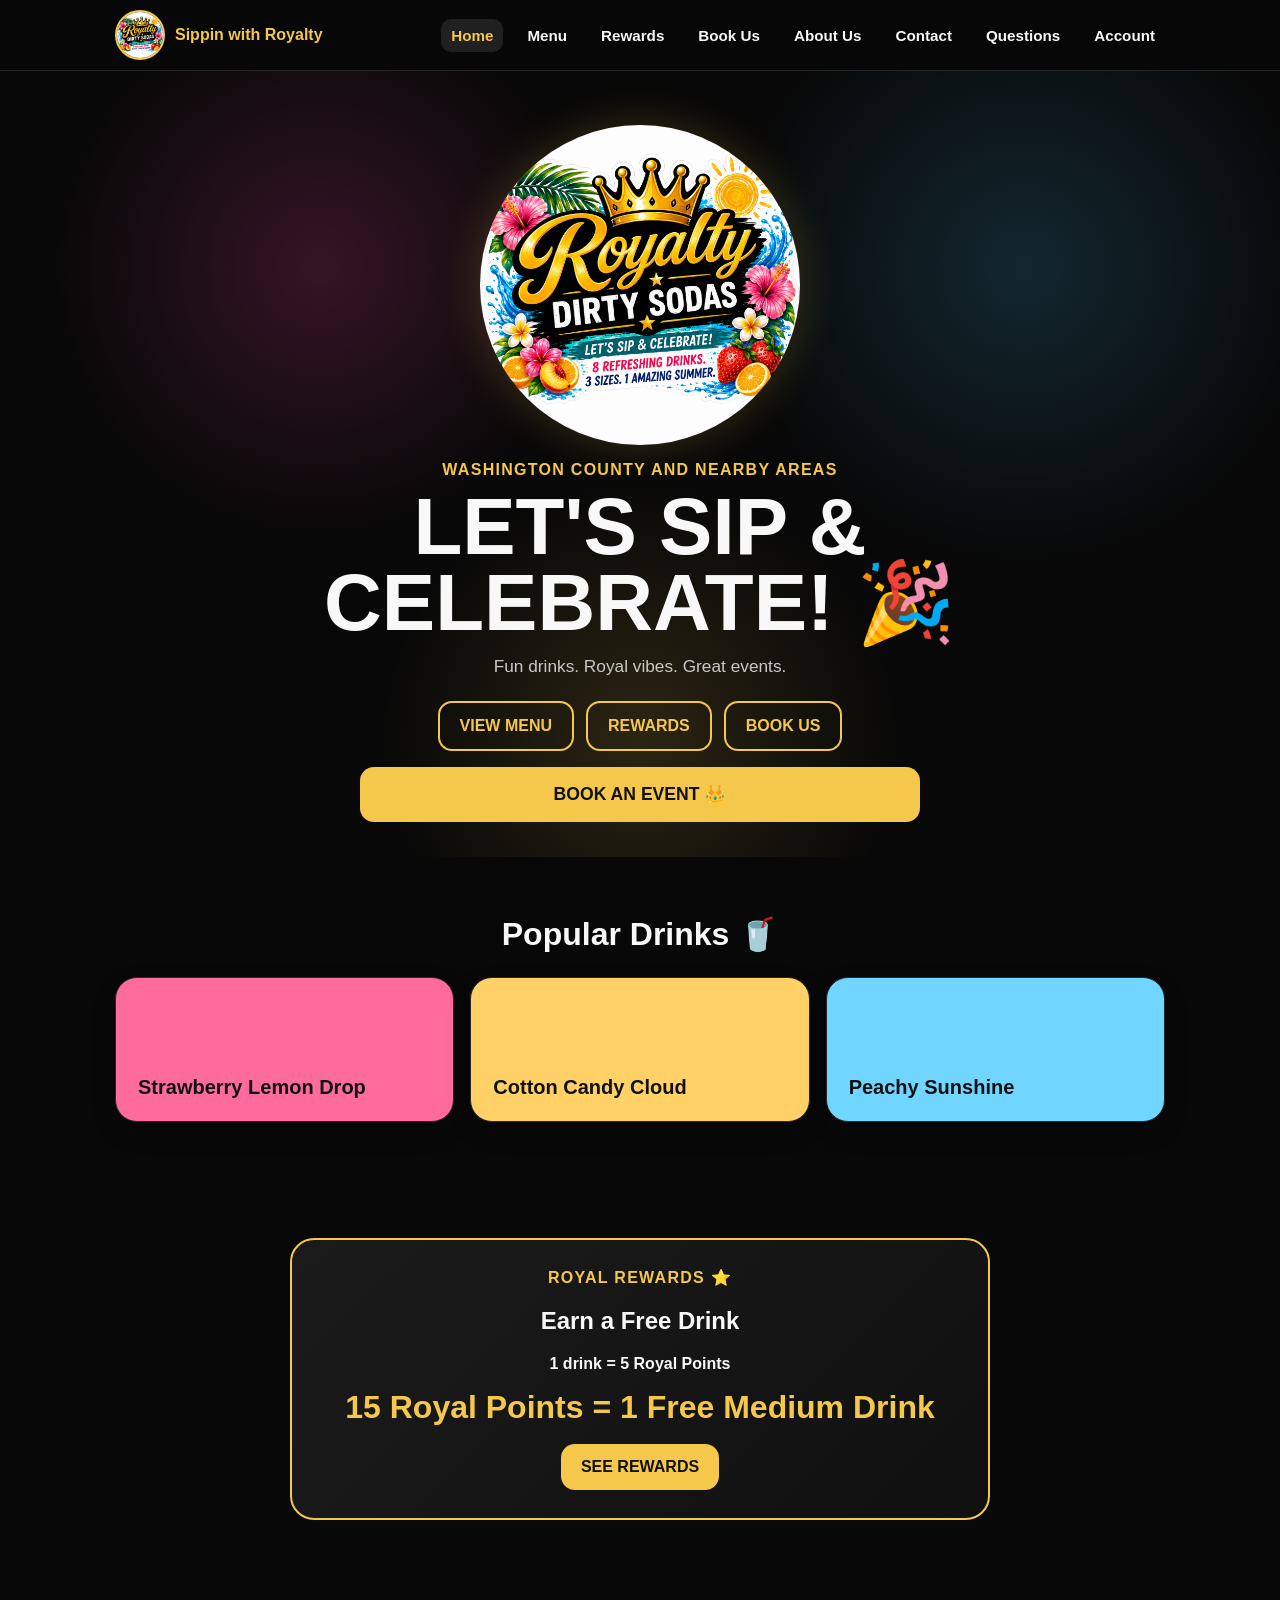
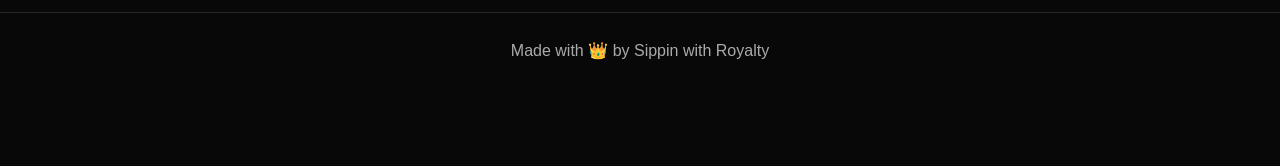
<file: sippin-with-royalty/index.html>
<!doctype html><html lang="en"><head><meta charset="utf-8"><meta name="viewport" content="width=device-width,initial-scale=1"><title>Sippin with Royalty</title><link rel="stylesheet" href="styles.css"></head><body>
<header class="topbar"><div class="wrap"><a class="brand" href="index.html"><img src="assets/logo.png" alt="Sippin with Royalty logo"><span>Sippin with Royalty</span></a><nav class="desktop-nav"><a class="active" href="index.html">Home</a><a href="menu.html">Menu</a><a href="rewards.html">Rewards</a><a href="book.html">Book Us</a><a href="about.html">About Us</a><a href="contact.html">Contact</a><a href="faq.html">Questions</a><a href="account.html">Account</a></nav></div></header>
<main>
<section class="hero"><div class="wrap"><img class="hero-logo" src="assets/logo.png" alt="Sippin with Royalty crown and drink logo"><div class="kicker">Washington County and nearby areas</div><h1>LET'S SIP &amp;<br>CELEBRATE! 🎉</h1><p>Fun drinks. Royal vibes. Great events.</p><div class="btns"><a class="btn btn-outline" href="menu.html">VIEW MENU</a><a class="btn btn-outline" href="rewards.html">REWARDS</a><a class="btn btn-outline" href="book.html">BOOK US</a></div><div style="margin-top:16px"><a class="btn btn-gold btn-wide" href="book.html">BOOK AN EVENT 👑</a></div></div></section>
<section class="section"><div class="wrap"><h2 class="section-title">Popular Drinks 🥤</h2><div class="grid-3"><div class="drink-card card">Strawberry Lemon Drop</div><div class="drink-card card">Cotton Candy Cloud</div><div class="drink-card card">Peachy Sunshine</div></div></div></section>
<section class="section"><div class="wrap"><div class="reward-box"><div class="kicker">Royal Rewards ⭐</div><h2>Earn a Free Drink</h2><p><strong>1 drink = 5 Royal Points</strong></p><div class="reward-number">15 Royal Points = 1 Free Medium Drink</div><div style="margin-top:18px"><a class="btn btn-gold" href="rewards.html">SEE REWARDS</a></div></div></div></section>
</main>
<footer class="footer"><div class="wrap">Made with 👑 by Sippin with Royalty</div></footer>
<nav class="bottom-nav"><a href="index.html"><span>🏠</span>Home</a><a href="menu.html"><span>🥤</span>Menu</a><a href="rewards.html"><span>⭐</span>Rewards</a><a href="book.html"><span>📅</span>Book Us</a><a href="account.html"><span>👤</span>Account</a></nav>
<script src="script.js"></script></body></html>
</file>
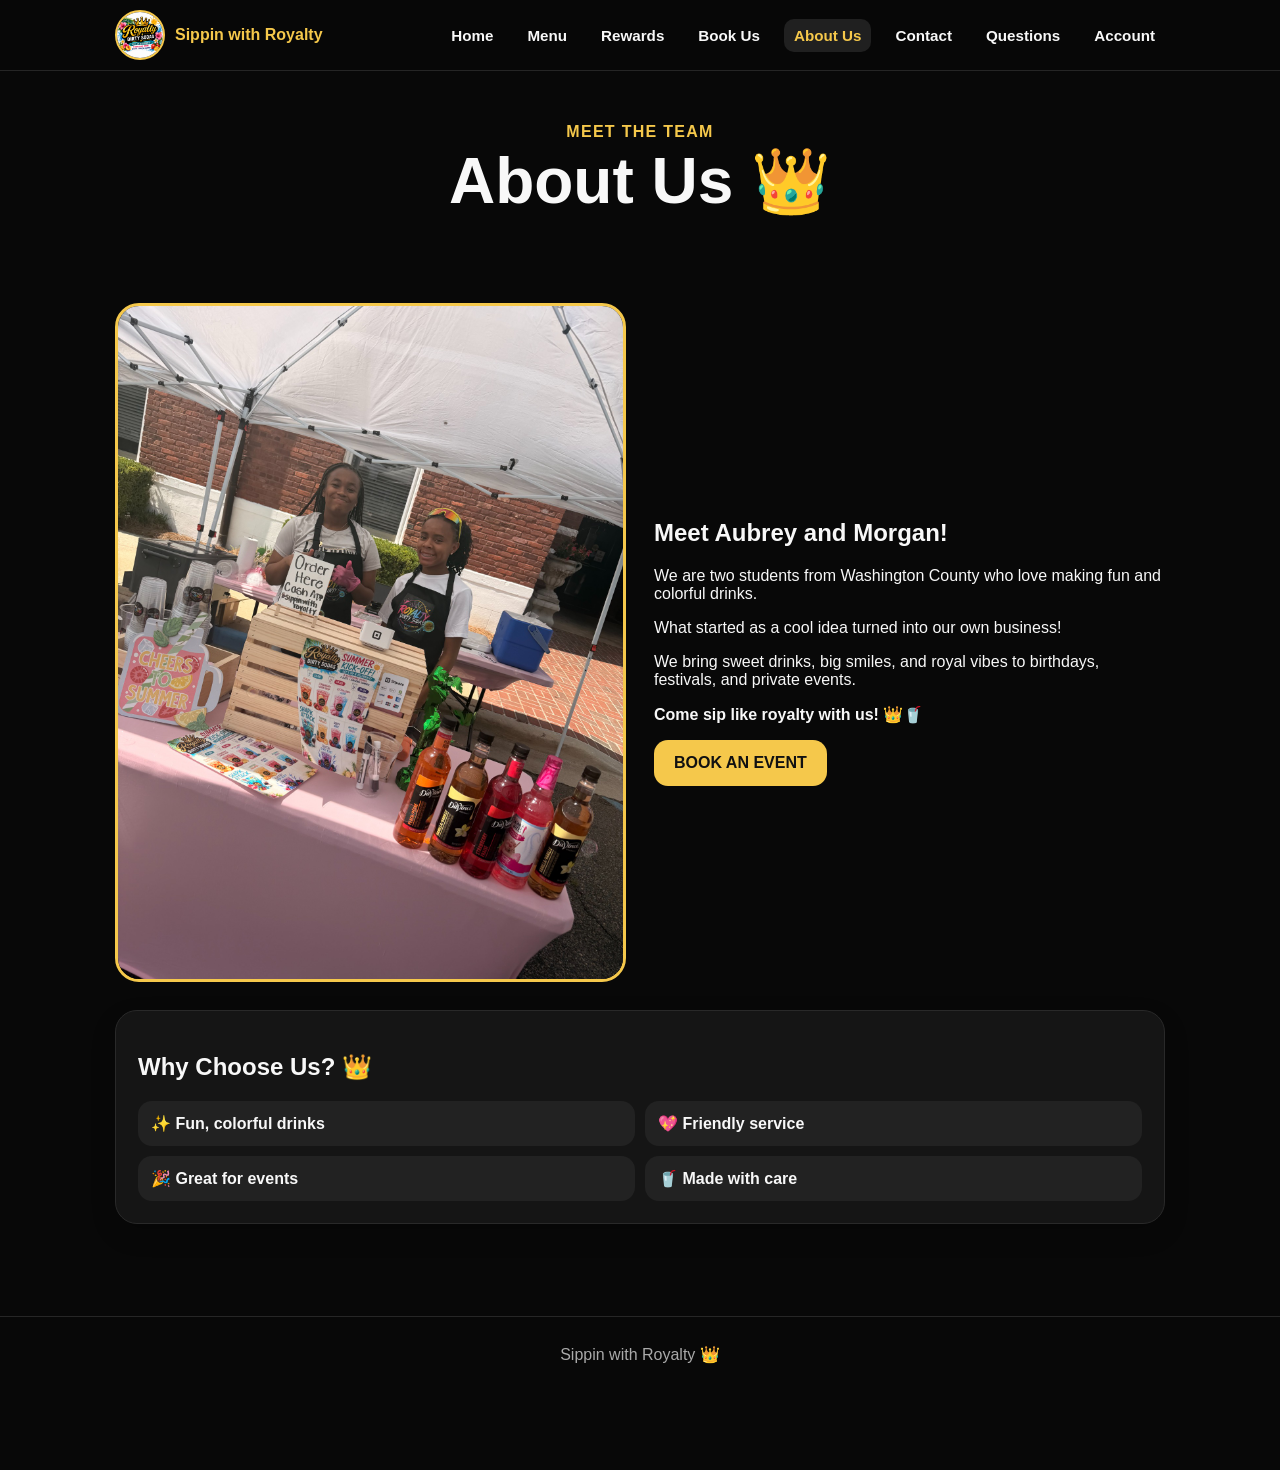
<file: sippin-with-royalty/about.html>
<!doctype html><html lang="en"><head><meta charset="utf-8"><meta name="viewport" content="width=device-width,initial-scale=1"><title>About Us | Sippin with Royalty</title><link rel="stylesheet" href="styles.css"></head><body>
<header class="topbar"><div class="wrap"><a class="brand" href="index.html"><img src="assets/logo.png" alt="Sippin with Royalty logo"><span>Sippin with Royalty</span></a><nav class="desktop-nav"><a href="index.html">Home</a><a href="menu.html">Menu</a><a href="rewards.html">Rewards</a><a href="book.html">Book Us</a><a class="active" href="about.html">About Us</a><a href="contact.html">Contact</a><a href="faq.html">Questions</a><a href="account.html">Account</a></nav></div></header>
<main><section class="page-head"><div class="wrap"><div class="kicker">Meet the Team</div><h1>About Us 👑</h1></div></section><section class="section"><div class="wrap"><div class="about-layout"><img class="about-photo" src="assets/about.jpeg" alt="Aubrey and Morgan at the Sippin with Royalty drink stand"><div><h2>Meet Aubrey and Morgan!</h2><p>We are two students from Washington County who love making fun and colorful drinks.</p><p>What started as a cool idea turned into our own business!</p><p>We bring sweet drinks, big smiles, and royal vibes to birthdays, festivals, and private events.</p><p><strong>Come sip like royalty with us! 👑🥤</strong></p><a class="btn btn-gold" href="book.html">BOOK AN EVENT</a></div></div><div class="card" style="margin-top:28px"><h2>Why Choose Us? 👑</h2><div class="why-list"><div class="pill">✨ Fun, colorful drinks</div><div class="pill">💖 Friendly service</div><div class="pill">🎉 Great for events</div><div class="pill">🥤 Made with care</div></div></div></div></section></main>
<footer class="footer"><div class="wrap">Sippin with Royalty 👑</div></footer><nav class="bottom-nav"><a href="index.html"><span>🏠</span>Home</a><a href="menu.html"><span>🥤</span>Menu</a><a href="rewards.html"><span>⭐</span>Rewards</a><a href="book.html"><span>📅</span>Book Us</a><a href="account.html"><span>👤</span>Account</a></nav><script src="script.js"></script></body></html>
</file>
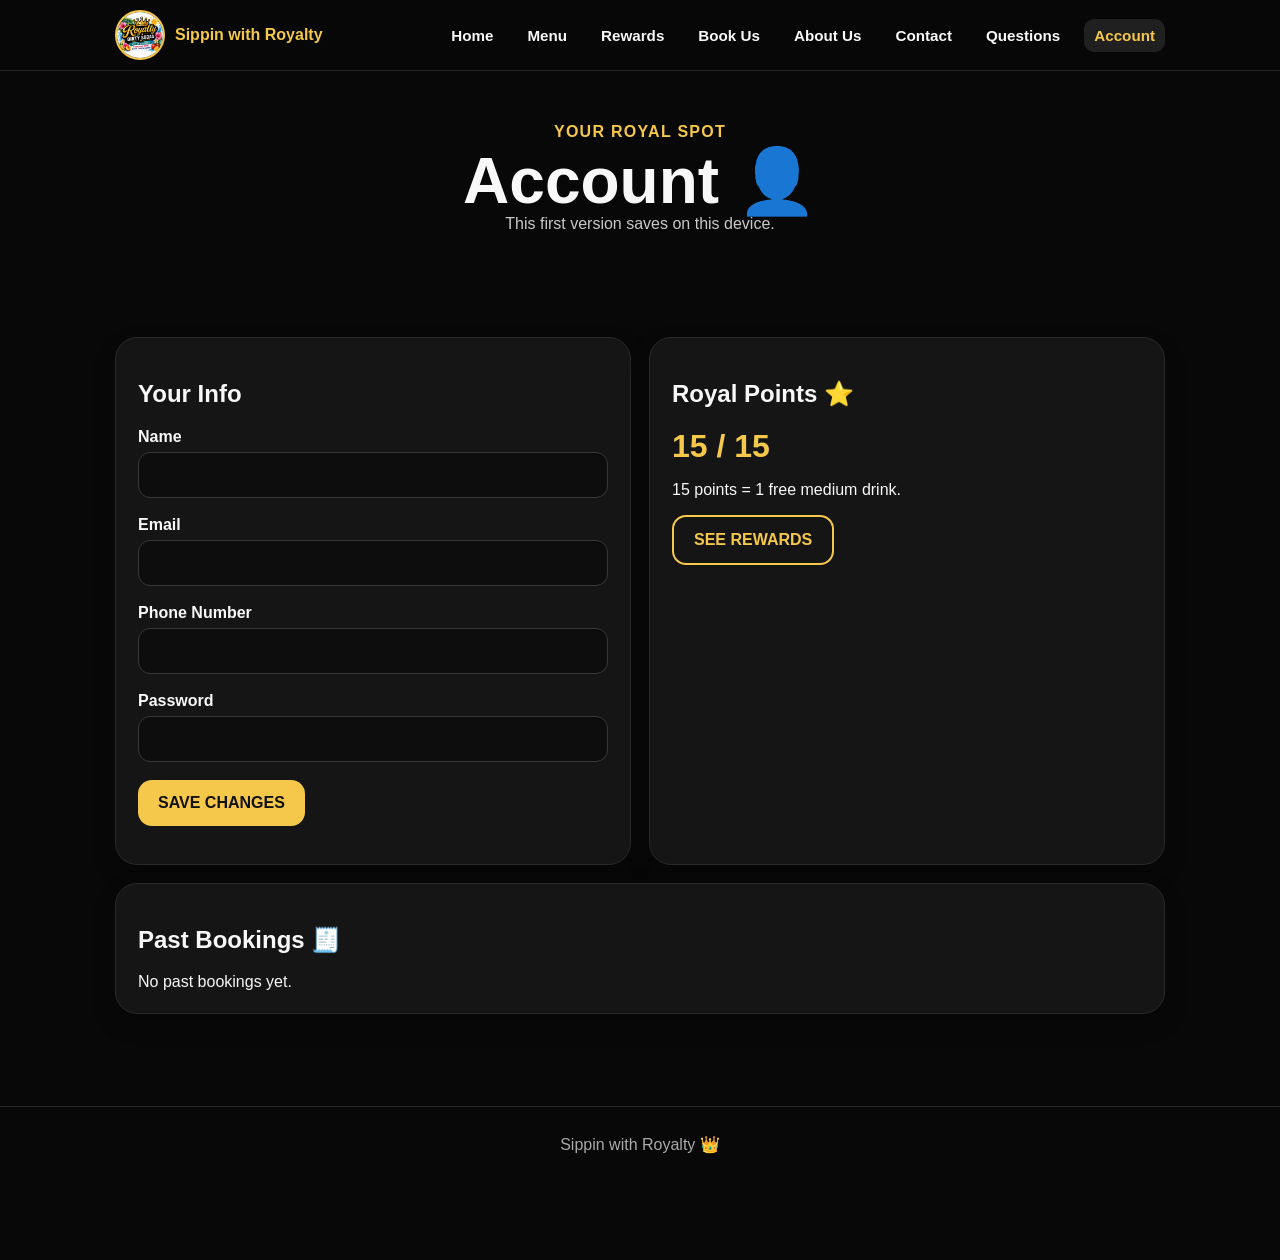
<file: sippin-with-royalty/account.html>
<!doctype html><html lang="en"><head><meta charset="utf-8"><meta name="viewport" content="width=device-width,initial-scale=1"><title>Account | Sippin with Royalty</title><link rel="stylesheet" href="styles.css"></head><body>
<header class="topbar"><div class="wrap"><a class="brand" href="index.html"><img src="assets/logo.png" alt="Sippin with Royalty logo"><span>Sippin with Royalty</span></a><nav class="desktop-nav"><a href="index.html">Home</a><a href="menu.html">Menu</a><a href="rewards.html">Rewards</a><a href="book.html">Book Us</a><a href="about.html">About Us</a><a href="contact.html">Contact</a><a href="faq.html">Questions</a><a class="active" href="account.html">Account</a></nav></div></header>
<main><section class="page-head"><div class="wrap"><div class="kicker">Your Royal Spot</div><h1>Account 👤</h1><p class="subtext">This first version saves on this device.</p></div></section><section class="section"><div class="wrap account-grid"><div class="card"><h2>Your Info</h2><form data-account-form><label for="acctName">Name</label><input id="acctName" required><br><br><label for="acctEmail">Email</label><input id="acctEmail" type="email"><br><br><label for="acctPhone">Phone Number</label><input id="acctPhone" type="tel"><br><br><label for="acctPassword">Password</label><input id="acctPassword" type="password" required><br><br><button class="btn btn-gold" type="submit">SAVE CHANGES</button><p data-profile></p></form></div><div class="card"><h2>Royal Points ⭐</h2><div class="stat" data-account-points>15 / 15</div><p>15 points = 1 free medium drink.</p><a class="btn btn-outline" href="rewards.html">SEE REWARDS</a></div><div class="card full"><h2>Past Bookings 🧾</h2><div data-bookings>No past bookings yet.</div></div></div></section></main>
<footer class="footer"><div class="wrap">Sippin with Royalty 👑</div></footer><nav class="bottom-nav"><a href="index.html"><span>🏠</span>Home</a><a href="menu.html"><span>🥤</span>Menu</a><a href="rewards.html"><span>⭐</span>Rewards</a><a href="book.html"><span>📅</span>Book Us</a><a href="account.html"><span>👤</span>Account</a></nav><script src="script.js"></script></body></html>
</file>
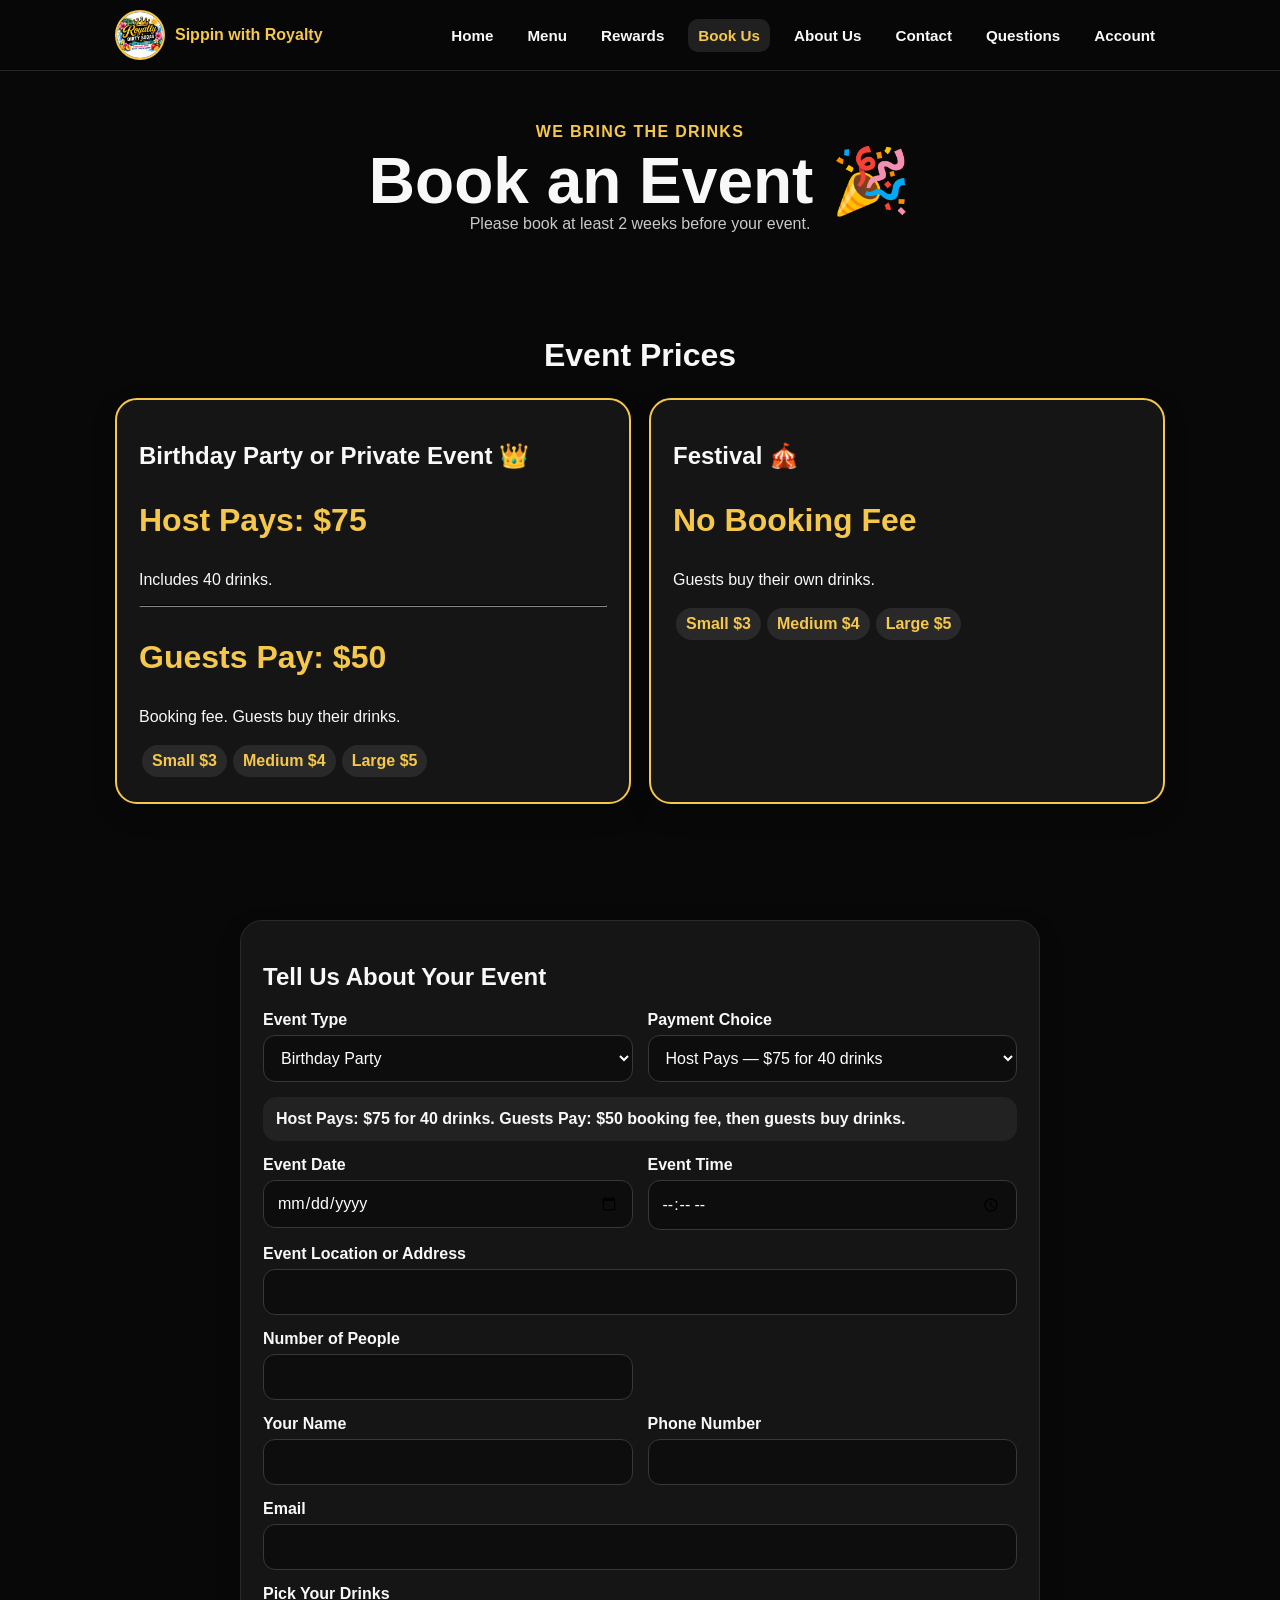
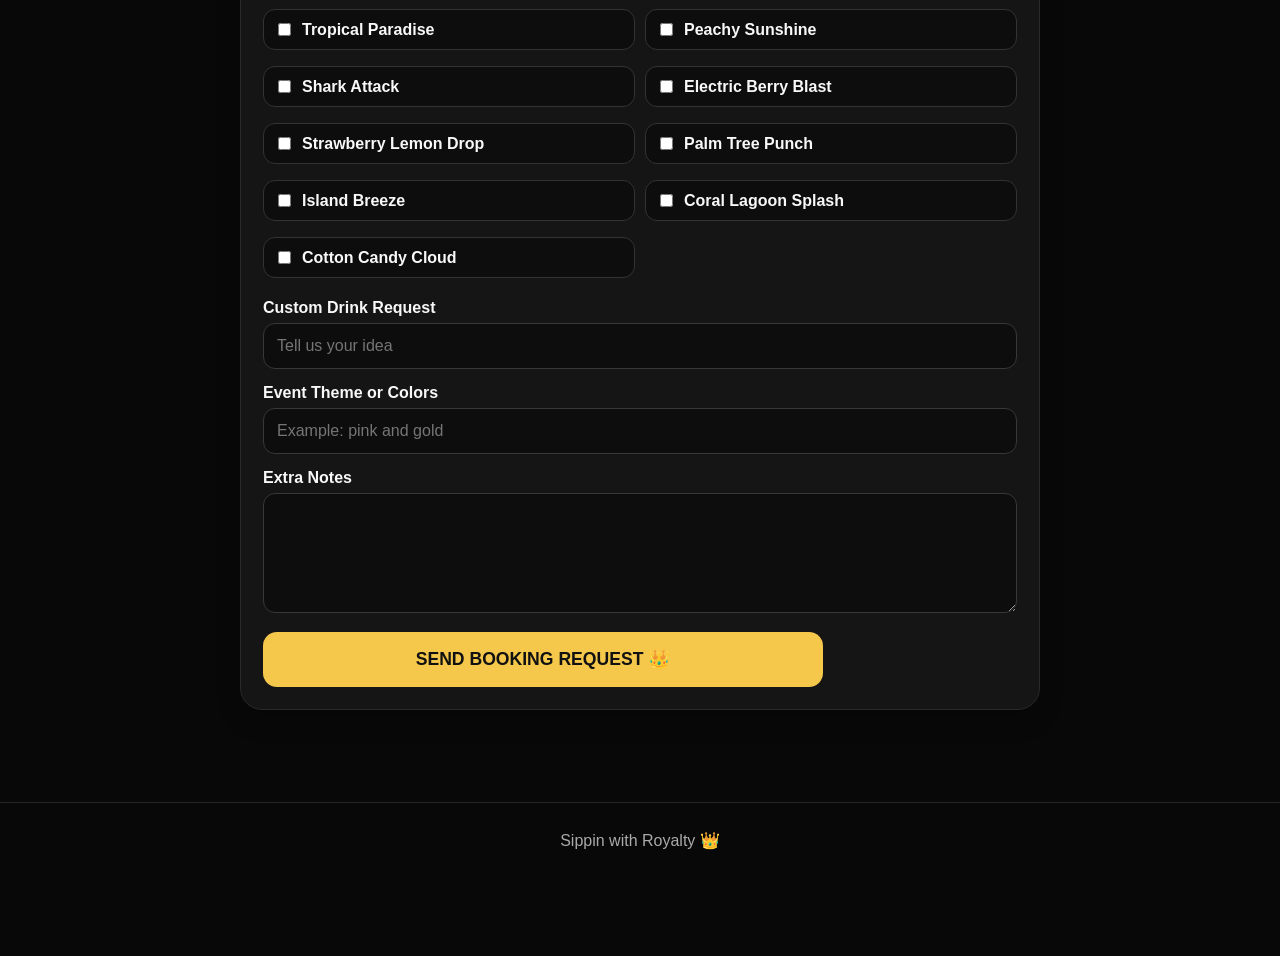
<file: sippin-with-royalty/book.html>
<!doctype html><html lang="en"><head><meta charset="utf-8"><meta name="viewport" content="width=device-width,initial-scale=1"><title>Book an Event | Sippin with Royalty</title><link rel="stylesheet" href="styles.css"></head><body>
<header class="topbar"><div class="wrap"><a class="brand" href="index.html"><img src="assets/logo.png" alt="Sippin with Royalty logo"><span>Sippin with Royalty</span></a><nav class="desktop-nav"><a href="index.html">Home</a><a href="menu.html">Menu</a><a href="rewards.html">Rewards</a><a class="active" href="book.html">Book Us</a><a href="about.html">About Us</a><a href="contact.html">Contact</a><a href="faq.html">Questions</a><a href="account.html">Account</a></nav></div></header>
<main><section class="page-head"><div class="wrap"><div class="kicker">We Bring the Drinks</div><h1>Book an Event 🎉</h1><p class="subtext">Please book at least 2 weeks before your event.</p></div></section>
<section class="section"><div class="wrap"><h2 class="section-title">Event Prices</h2><div class="price-grid"><div class="card price-card"><h2>Birthday Party or Private Event 👑</h2><p class="big-price">Host Pays: $75</p><p>Includes 40 drinks.</p><hr style="border-color:#333"><p class="big-price">Guests Pay: $50</p><p>Booking fee. Guests buy their drinks.</p><div><span class="tag">Small $3</span><span class="tag">Medium $4</span><span class="tag">Large $5</span></div></div><div class="card price-card"><h2>Festival 🎪</h2><p class="big-price">No Booking Fee</p><p>Guests buy their own drinks.</p><div><span class="tag">Small $3</span><span class="tag">Medium $4</span><span class="tag">Large $5</span></div></div></div></div></section>
<section class="section"><div class="wrap"><div class="card form-card"><h2>Tell Us About Your Event</h2><form id="bookingForm" name="event-booking" method="POST" data-netlify="true"><input type="hidden" name="form-name" value="event-booking"><div class="form-grid">
<div><label for="eventType">Event Type</label><select id="eventType" name="eventType" required><option>Birthday Party</option><option>Festival</option><option>Private Event</option></select></div>
<div><label for="paymentPlan">Payment Choice</label><select id="paymentPlan" name="paymentPlan" required></select></div>
<div class="full"><div class="pill" id="pricingHelp"></div></div>
<div><label for="date">Event Date</label><input id="date" name="date" type="date" required></div><div><label for="time">Event Time</label><input id="time" name="time" type="time" required></div>
<div class="full"><label for="location">Event Location or Address</label><input id="location" name="location" required></div><div><label for="guests">Number of People</label><input id="guests" name="guests" type="number" min="1" required></div><div></div>
<div><label for="name">Your Name</label><input id="name" name="name" required></div><div><label for="phone">Phone Number</label><input id="phone" name="phone" type="tel" required></div><div class="full"><label for="email">Email</label><input id="email" name="email" type="email" required></div>
<div class="full"><label>Pick Your Drinks</label><div class="checks" data-drink-checks></div></div>
<div class="full"><label for="customDrink">Custom Drink Request</label><input id="customDrink" name="customDrink" placeholder="Tell us your idea"></div><div class="full"><label for="theme">Event Theme or Colors</label><input id="theme" name="theme" placeholder="Example: pink and gold"></div><div class="full"><label for="notes">Extra Notes</label><textarea id="notes" name="notes"></textarea></div>
<div class="full"><button class="btn btn-gold btn-wide" type="submit">SEND BOOKING REQUEST 👑</button></div></div></form><div id="thankYou" class="notice"><strong>Thank you! We got your request.</strong><br>We will contact you soon.</div></div></div></section></main>
<footer class="footer"><div class="wrap">Sippin with Royalty 👑</div></footer><nav class="bottom-nav"><a href="index.html"><span>🏠</span>Home</a><a href="menu.html"><span>🥤</span>Menu</a><a href="rewards.html"><span>⭐</span>Rewards</a><a href="book.html"><span>📅</span>Book Us</a><a href="account.html"><span>👤</span>Account</a></nav><script src="script.js"></script></body></html>
</file>
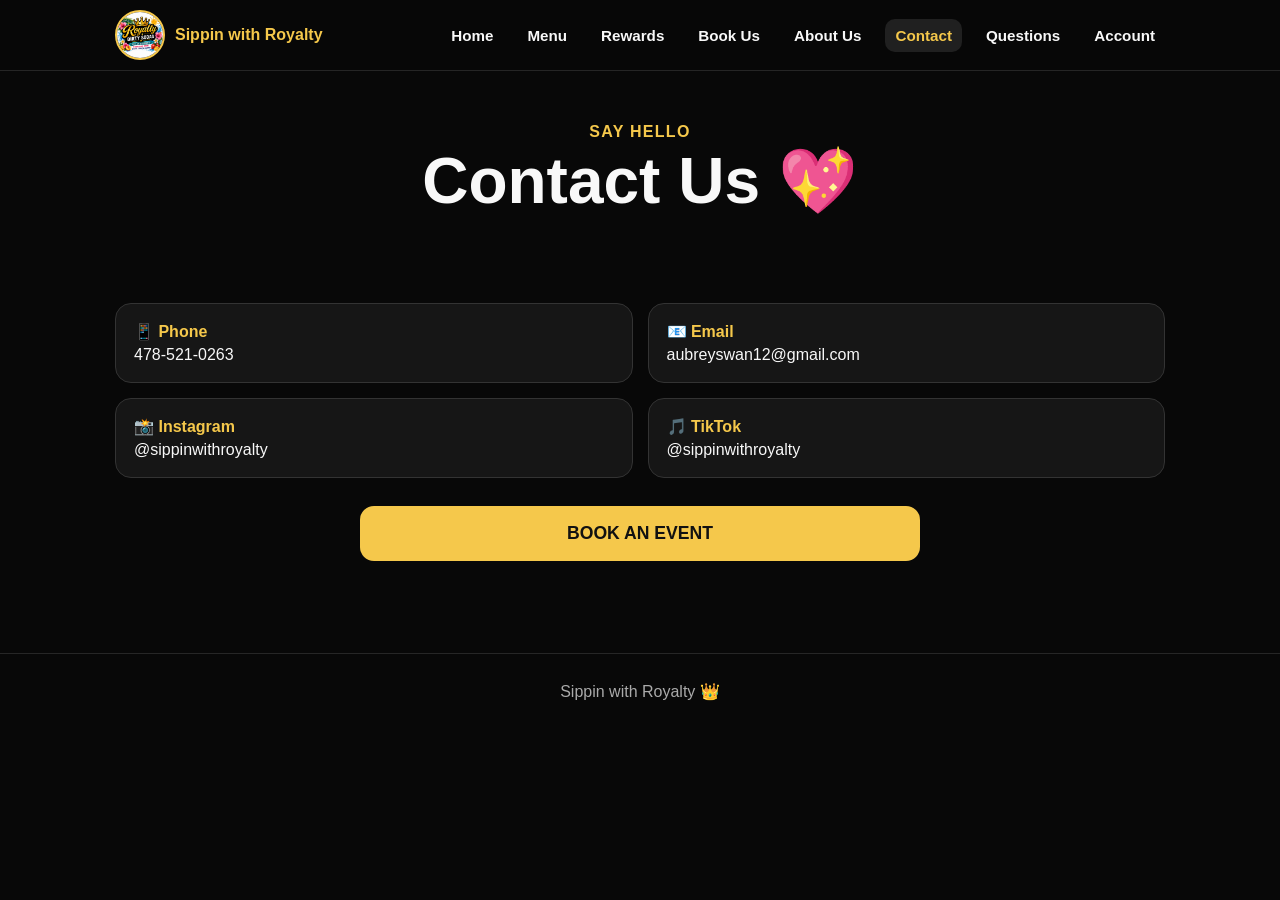
<file: sippin-with-royalty/contact.html>
<!doctype html><html lang="en"><head><meta charset="utf-8"><meta name="viewport" content="width=device-width,initial-scale=1"><title>Contact Us | Sippin with Royalty</title><link rel="stylesheet" href="styles.css"></head><body>
<header class="topbar"><div class="wrap"><a class="brand" href="index.html"><img src="assets/logo.png" alt="Sippin with Royalty logo"><span>Sippin with Royalty</span></a><nav class="desktop-nav"><a href="index.html">Home</a><a href="menu.html">Menu</a><a href="rewards.html">Rewards</a><a href="book.html">Book Us</a><a href="about.html">About Us</a><a class="active" href="contact.html">Contact</a><a href="faq.html">Questions</a><a href="account.html">Account</a></nav></div></header>
<main><section class="page-head"><div class="wrap"><div class="kicker">Say Hello</div><h1>Contact Us 💖</h1></div></section><section class="section"><div class="wrap"><div class="contact-grid"><a class="contact-item" href="tel:4785210263"><strong>📱 Phone</strong>478-521-0263</a><a class="contact-item" href="mailto:aubreyswan12@gmail.com"><strong>📧 Email</strong>aubreyswan12@gmail.com</a><a class="contact-item" target="_blank" rel="noopener" href="https://www.instagram.com/sippinwithroyalty"><strong>📸 Instagram</strong>@sippinwithroyalty</a><a class="contact-item" target="_blank" rel="noopener" href="https://www.tiktok.com/@sippinwithroyalty"><strong>🎵 TikTok</strong>@sippinwithroyalty</a></div><div style="text-align:center;margin-top:28px"><a class="btn btn-gold btn-wide" href="book.html">BOOK AN EVENT</a></div></div></section></main>
<footer class="footer"><div class="wrap">Sippin with Royalty 👑</div></footer><nav class="bottom-nav"><a href="index.html"><span>🏠</span>Home</a><a href="menu.html"><span>🥤</span>Menu</a><a href="rewards.html"><span>⭐</span>Rewards</a><a href="book.html"><span>📅</span>Book Us</a><a href="account.html"><span>👤</span>Account</a></nav><script src="script.js"></script></body></html>
</file>
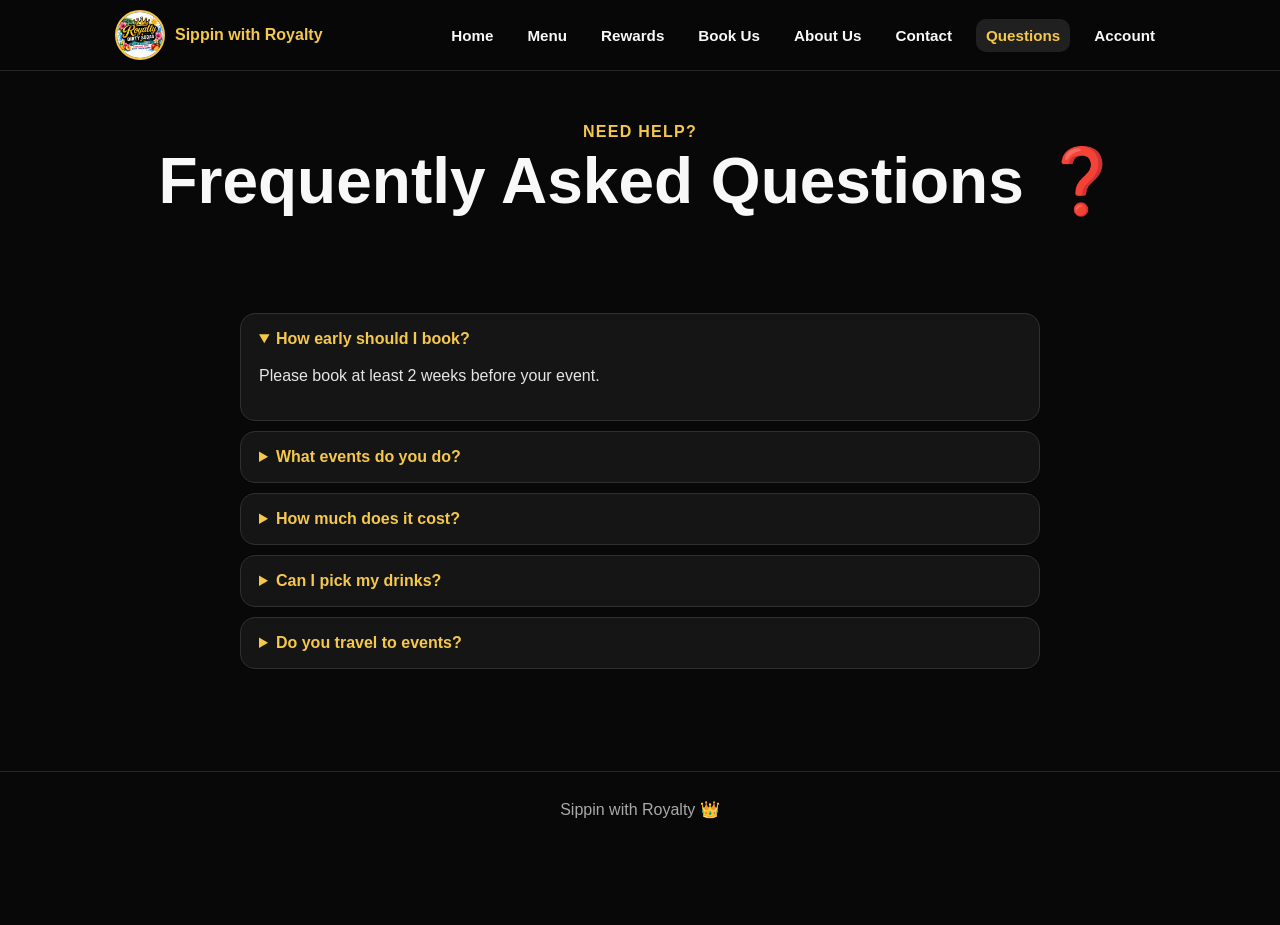
<file: sippin-with-royalty/faq.html>
<!doctype html><html lang="en"><head><meta charset="utf-8"><meta name="viewport" content="width=device-width,initial-scale=1"><title>Questions | Sippin with Royalty</title><link rel="stylesheet" href="styles.css"></head><body>
<header class="topbar"><div class="wrap"><a class="brand" href="index.html"><img src="assets/logo.png" alt="Sippin with Royalty logo"><span>Sippin with Royalty</span></a><nav class="desktop-nav"><a href="index.html">Home</a><a href="menu.html">Menu</a><a href="rewards.html">Rewards</a><a href="book.html">Book Us</a><a href="about.html">About Us</a><a href="contact.html">Contact</a><a class="active" href="faq.html">Questions</a><a href="account.html">Account</a></nav></div></header>
<main><section class="page-head"><div class="wrap"><div class="kicker">Need Help?</div><h1>Frequently Asked Questions ❓</h1></div></section><section class="section"><div class="wrap faq">
<details open><summary>How early should I book?</summary><p>Please book at least 2 weeks before your event.</p></details>
<details><summary>What events do you do?</summary><p>Birthday parties, festivals, and private events.</p></details>
<details><summary>How much does it cost?</summary><p><strong>Birthday parties and private events:</strong><br>Host Pays: $75 for 40 drinks.<br>Guests Pay: $50 booking fee. Guests buy drinks for $3, $4, or $5.<br><br><strong>Festivals:</strong><br>No booking fee. Guests buy drinks for $3, $4, or $5.</p></details>
<details><summary>Can I pick my drinks?</summary><p>Yes! Pick from our regular menu or ask for a custom drink.</p></details>
<details><summary>Do you travel to events?</summary><p>Yes! We travel in Washington County and nearby areas.</p></details>
</div></section></main>
<footer class="footer"><div class="wrap">Sippin with Royalty 👑</div></footer><nav class="bottom-nav"><a href="index.html"><span>🏠</span>Home</a><a href="menu.html"><span>🥤</span>Menu</a><a href="rewards.html"><span>⭐</span>Rewards</a><a href="book.html"><span>📅</span>Book Us</a><a href="account.html"><span>👤</span>Account</a></nav><script src="script.js"></script></body></html>
</file>
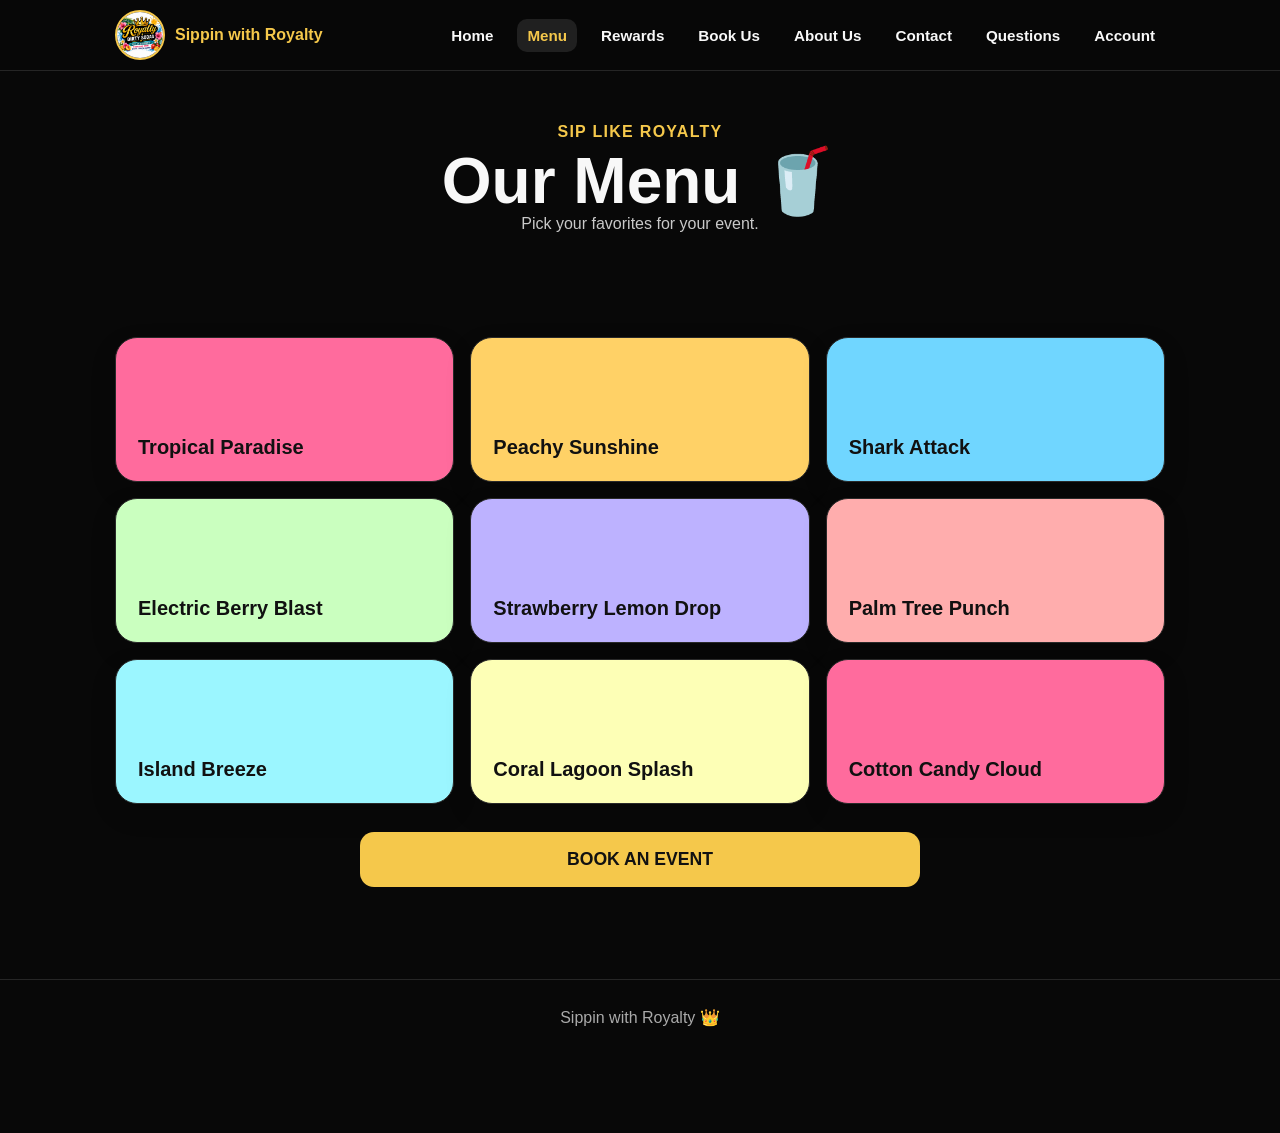
<file: sippin-with-royalty/menu.html>
<!doctype html><html lang="en"><head><meta charset="utf-8"><meta name="viewport" content="width=device-width,initial-scale=1"><title>Menu | Sippin with Royalty</title><link rel="stylesheet" href="styles.css"></head><body>
<header class="topbar"><div class="wrap"><a class="brand" href="index.html"><img src="assets/logo.png" alt="Sippin with Royalty logo"><span>Sippin with Royalty</span></a><nav class="desktop-nav"><a href="index.html">Home</a><a class="active" href="menu.html">Menu</a><a href="rewards.html">Rewards</a><a href="book.html">Book Us</a><a href="about.html">About Us</a><a href="contact.html">Contact</a><a href="faq.html">Questions</a><a href="account.html">Account</a></nav></div></header>
<main><section class="page-head"><div class="wrap"><div class="kicker">Sip Like Royalty</div><h1>Our Menu 🥤</h1><p class="subtext">Pick your favorites for your event.</p></div></section><section class="section"><div class="wrap"><div class="grid-3" data-drink-list></div><div style="text-align:center;margin-top:28px"><a class="btn btn-gold btn-wide" href="book.html">BOOK AN EVENT</a></div></div></section></main>
<footer class="footer"><div class="wrap">Sippin with Royalty 👑</div></footer><nav class="bottom-nav"><a href="index.html"><span>🏠</span>Home</a><a href="menu.html"><span>🥤</span>Menu</a><a href="rewards.html"><span>⭐</span>Rewards</a><a href="book.html"><span>📅</span>Book Us</a><a href="account.html"><span>👤</span>Account</a></nav><script src="script.js"></script></body></html>
</file>
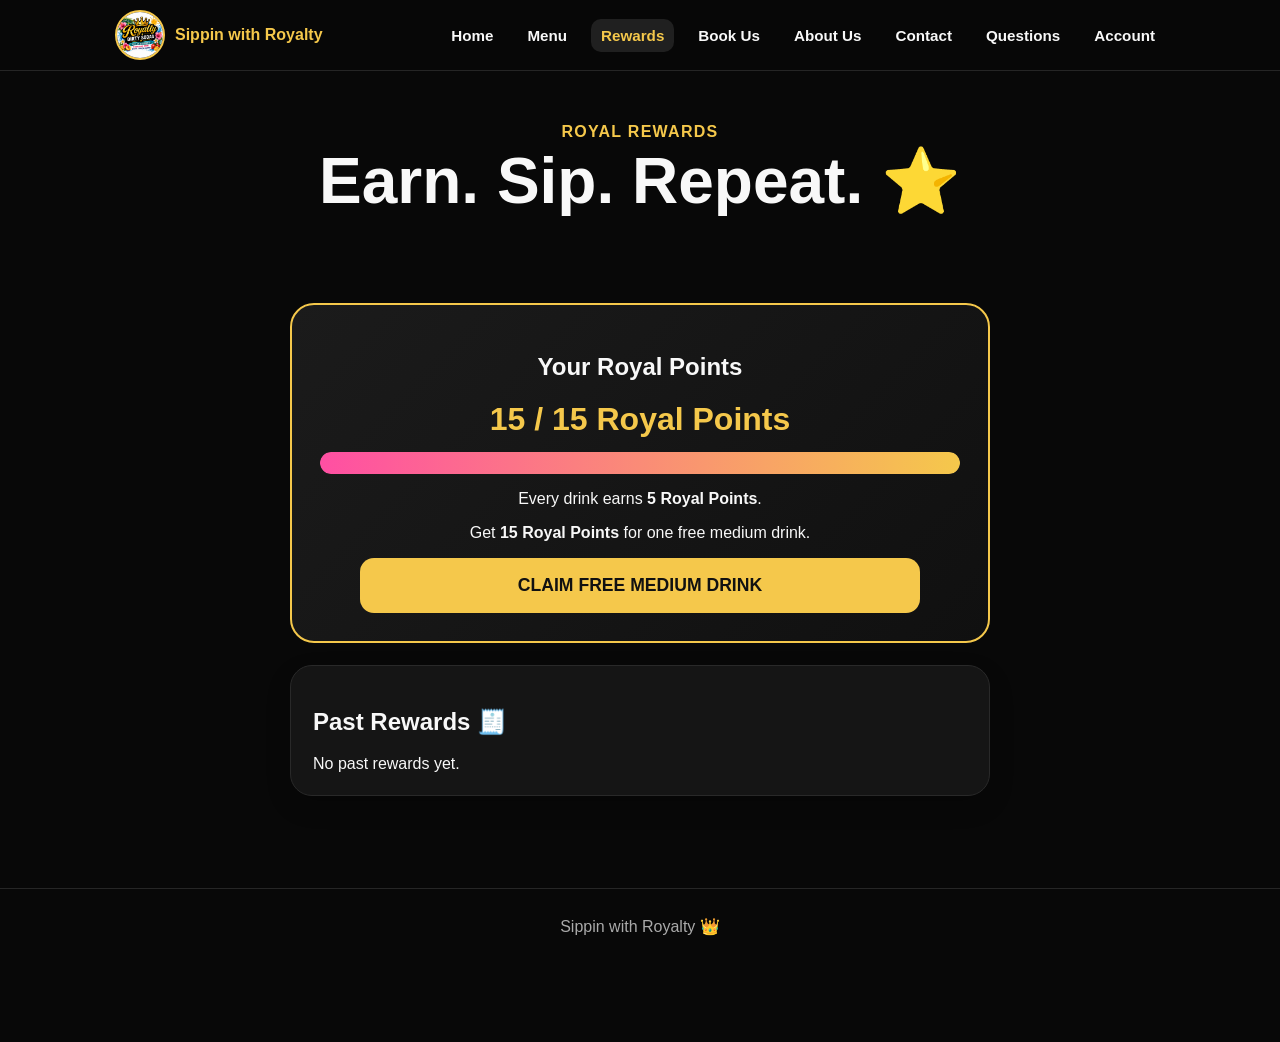
<file: sippin-with-royalty/rewards.html>
<!doctype html><html lang="en"><head><meta charset="utf-8"><meta name="viewport" content="width=device-width,initial-scale=1"><title>Rewards | Sippin with Royalty</title><link rel="stylesheet" href="styles.css"></head><body>
<header class="topbar"><div class="wrap"><a class="brand" href="index.html"><img src="assets/logo.png" alt="Sippin with Royalty logo"><span>Sippin with Royalty</span></a><nav class="desktop-nav"><a href="index.html">Home</a><a href="menu.html">Menu</a><a class="active" href="rewards.html">Rewards</a><a href="book.html">Book Us</a><a href="about.html">About Us</a><a href="contact.html">Contact</a><a href="faq.html">Questions</a><a href="account.html">Account</a></nav></div></header>
<main><section class="page-head"><div class="wrap"><div class="kicker">Royal Rewards</div><h1>Earn. Sip. Repeat. ⭐</h1></div></section><section class="section"><div class="wrap"><div class="reward-box"><h2>Your Royal Points</h2><div class="reward-number" data-points-number>15 / 15 Royal Points</div><div class="progress"><span data-points-bar></span></div><p>Every drink earns <strong>5 Royal Points</strong>.</p><p>Get <strong>15 Royal Points</strong> for one free medium drink.</p><button class="btn btn-gold btn-wide" data-claim>KEEP SIPPING 👑</button></div><div class="card" style="max-width:700px;margin:22px auto 0"><h2>Past Rewards 🧾</h2><div data-reward-history>No past rewards yet.</div></div></div></section></main>
<footer class="footer"><div class="wrap">Sippin with Royalty 👑</div></footer><nav class="bottom-nav"><a href="index.html"><span>🏠</span>Home</a><a href="menu.html"><span>🥤</span>Menu</a><a href="rewards.html"><span>⭐</span>Rewards</a><a href="book.html"><span>📅</span>Book Us</a><a href="account.html"><span>👤</span>Account</a></nav><script src="script.js"></script></body></html>
</file>
<file: sippin-with-royalty/styles.css>
:root{
  --black:#080808;
  --gold:#f5c84b;
  --cream:#fff8e7;
  --pink:#ff4fa3;
  --blue:#4ac7ff;
  --purple:#8b5cf6;
  --orange:#ff8a3d;
  --green:#52d681;
  --text:#f8f8f8;
  --muted:#c9c9c9;
}
*{box-sizing:border-box}
html{scroll-behavior:smooth}
body{margin:0;font-family:Arial,Helvetica,sans-serif;background:var(--black);color:var(--text);padding-bottom:78px}
a{color:inherit;text-decoration:none}
button,input,select,textarea{font:inherit}
img{max-width:100%;display:block}
.wrap{width:min(1050px,92%);margin:auto}
.topbar{position:sticky;top:0;z-index:20;background:rgba(8,8,8,.95);border-bottom:1px solid #252525;backdrop-filter:blur(10px)}
.topbar .wrap{display:flex;align-items:center;justify-content:space-between;gap:16px;padding:10px 0}
.brand{display:flex;align-items:center;gap:10px;font-weight:900;color:var(--gold)}
.brand img{width:50px;height:50px;border-radius:50%;object-fit:cover;border:2px solid var(--gold)}
.desktop-nav{display:flex;gap:14px;flex-wrap:wrap}
.desktop-nav a{font-weight:800;font-size:.95rem;padding:8px 10px;border-radius:10px}
.desktop-nav a:hover,.desktop-nav a.active{background:#202020;color:var(--gold)}
.hero{min-height:620px;display:grid;place-items:center;text-align:center;padding:54px 0 35px;background:
radial-gradient(circle at 25% 25%,rgba(255,79,163,.18),transparent 24%),
radial-gradient(circle at 80% 25%,rgba(74,199,255,.16),transparent 25%),
radial-gradient(circle at 50% 85%,rgba(245,200,75,.15),transparent 28%),#080808}
.hero-logo{width:min(320px,75vw);margin:0 auto 16px;border-radius:50%;box-shadow:0 0 45px rgba(245,200,75,.2)}
.kicker{color:var(--gold);font-weight:900;letter-spacing:.08em;text-transform:uppercase}
h1{font-size:clamp(2.2rem,7vw,5rem);line-height:.95;margin:10px 0 15px}
.hero p{max-width:650px;margin:0 auto 24px;color:var(--muted);font-size:1.08rem}
.btns{display:flex;gap:12px;justify-content:center;flex-wrap:wrap}
.btn{border:0;border-radius:14px;padding:14px 20px;font-weight:900;cursor:pointer;display:inline-flex;align-items:center;justify-content:center;gap:8px}
.btn-gold{background:var(--gold);color:#111}
.btn-outline{border:2px solid var(--gold);color:var(--gold);background:transparent}
.btn-dark{background:#202020;color:#fff}
.btn-wide{width:min(560px,100%);font-size:1.1rem;padding:17px}
.section{padding:58px 0}
.section-title{text-align:center;margin:0 0 24px;font-size:2rem}
.subtext{text-align:center;color:var(--muted);max-width:650px;margin:-12px auto 28px}
.grid-3{display:grid;grid-template-columns:repeat(3,1fr);gap:16px}
.card{background:#151515;border:1px solid #292929;border-radius:22px;padding:22px;box-shadow:0 10px 25px rgba(0,0,0,.2)}
.drink-card{min-height:145px;display:flex;align-items:flex-end;font-size:1.25rem;font-weight:900;color:#111}
.drink-card:nth-child(8n+1){background:#ff6b9d}.drink-card:nth-child(8n+2){background:#ffd166}.drink-card:nth-child(8n+3){background:#70d6ff}.drink-card:nth-child(8n+4){background:#caffbf}.drink-card:nth-child(8n+5){background:#bdb2ff}.drink-card:nth-child(8n+6){background:#ffadad}.drink-card:nth-child(8n+7){background:#9bf6ff}.drink-card:nth-child(8n+8){background:#fdffb6}
.reward-box{background:linear-gradient(135deg,#1b1b1b,#101010);border:2px solid var(--gold);border-radius:24px;padding:28px;text-align:center;max-width:700px;margin:auto}
.reward-number{font-size:2rem;font-weight:900;color:var(--gold)}
.progress{height:22px;background:#303030;border-radius:999px;overflow:hidden;margin:14px 0}.progress span{display:block;height:100%;background:linear-gradient(90deg,var(--pink),var(--gold));width:60%;border-radius:999px}
.page-head{padding:52px 0 18px;text-align:center}.page-head h1{font-size:clamp(2.2rem,8vw,4rem)}
.price-grid{display:grid;grid-template-columns:repeat(2,1fr);gap:18px}.price-card{border:2px solid var(--gold)}
.big-price{font-size:2rem;font-weight:900;color:var(--gold)}
.form-card{max-width:800px;margin:auto}
.form-grid{display:grid;grid-template-columns:1fr 1fr;gap:15px}
label{display:block;font-weight:800;margin-bottom:6px}
input,select,textarea{width:100%;background:#0d0d0d;border:1px solid #383838;color:white;padding:13px;border-radius:12px}
textarea{min-height:120px;resize:vertical}
.full{grid-column:1/-1}
.checks{display:grid;grid-template-columns:repeat(2,1fr);gap:10px}
.check{display:flex;align-items:center;gap:8px;background:#0d0d0d;border:1px solid #333;padding:10px;border-radius:12px}.check input{width:auto}
.notice{display:none;margin-top:16px;padding:16px;background:#133f25;border:1px solid #3fbf6f;border-radius:14px}
.about-layout{display:grid;grid-template-columns:1fr 1fr;gap:28px;align-items:center}.about-photo{border-radius:24px;border:3px solid var(--gold)}
.why-list{display:grid;grid-template-columns:repeat(2,1fr);gap:10px;margin-top:16px}.pill{background:#222;border-radius:14px;padding:13px;font-weight:800}
.contact-grid{display:grid;grid-template-columns:repeat(2,1fr);gap:15px}.contact-item{padding:18px;border-radius:16px;background:#161616;border:1px solid #333}.contact-item strong{display:block;color:var(--gold);margin-bottom:5px}
.faq{max-width:800px;margin:auto}.faq details{background:#151515;border:1px solid #2f2f2f;border-radius:15px;padding:16px 18px;margin:10px 0}.faq summary{cursor:pointer;font-weight:900;color:var(--gold)}.faq p{color:#e6e6e6;line-height:1.5}
.account-grid{display:grid;grid-template-columns:1fr 1fr;gap:18px}.stat{font-size:2rem;font-weight:900;color:var(--gold)}
.booking-row{border-top:1px solid #333;padding:12px 0}
.bottom-nav{display:none;position:fixed;bottom:0;left:0;right:0;background:#0d0d0d;border-top:1px solid #2b2b2b;z-index:30;padding:8px 4px max(8px,env(safe-area-inset-bottom))}.bottom-nav a{flex:1;text-align:center;font-size:.72rem;font-weight:800;color:#eee}.bottom-nav span{display:block;font-size:1.15rem;margin-bottom:2px}
.footer{padding:28px 0;text-align:center;color:#aaa;border-top:1px solid #262626;margin-top:34px}
.tag{display:inline-block;background:#292929;color:var(--gold);font-weight:800;padding:7px 10px;border-radius:999px;margin:3px}
.hidden{display:none!important}
@media(max-width:760px){
  .desktop-nav{display:none}.bottom-nav{display:flex}.hero{min-height:560px;padding-top:30px}.grid-3,.price-grid,.about-layout,.account-grid,.contact-grid{grid-template-columns:1fr}.form-grid{grid-template-columns:1fr}.full{grid-column:auto}.checks{grid-template-columns:1fr}.why-list{grid-template-columns:1fr 1fr}.section{padding:42px 0}.topbar .wrap{justify-content:center}.brand span{display:none}
}
</file>
